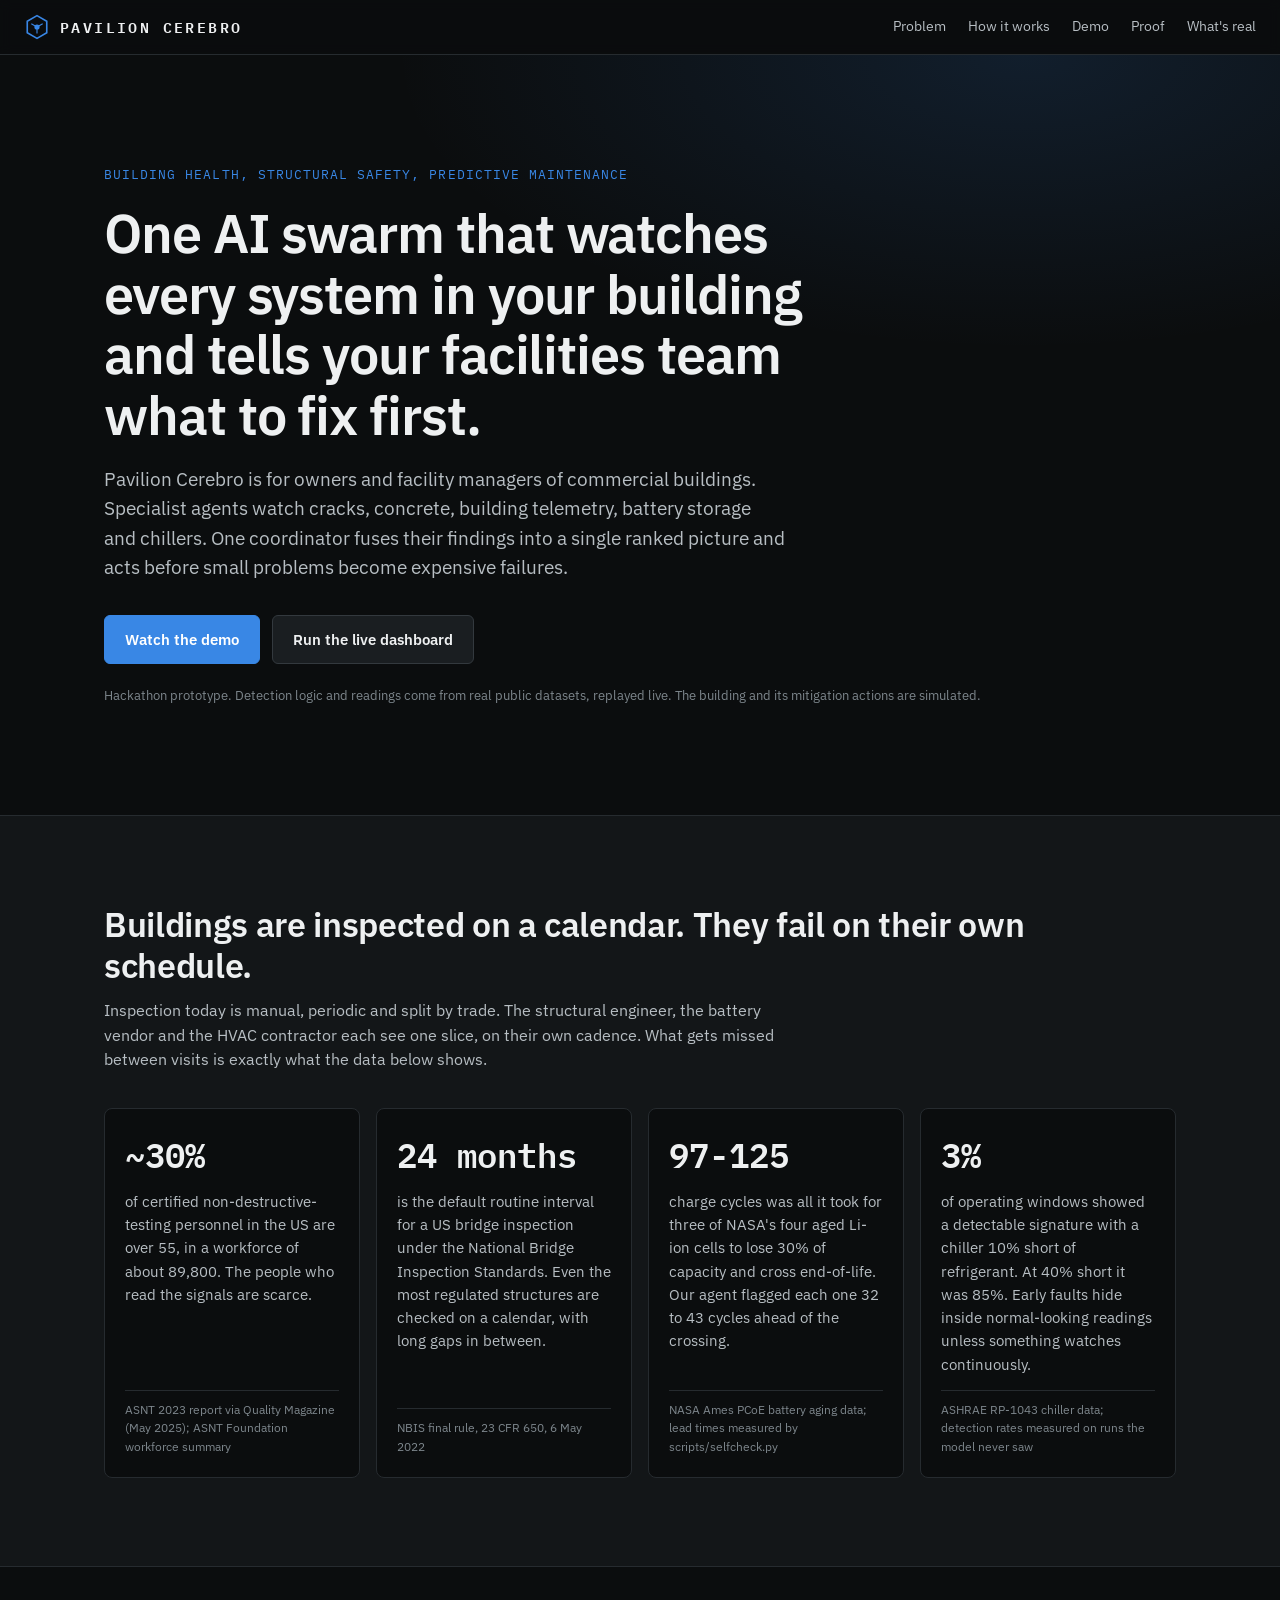
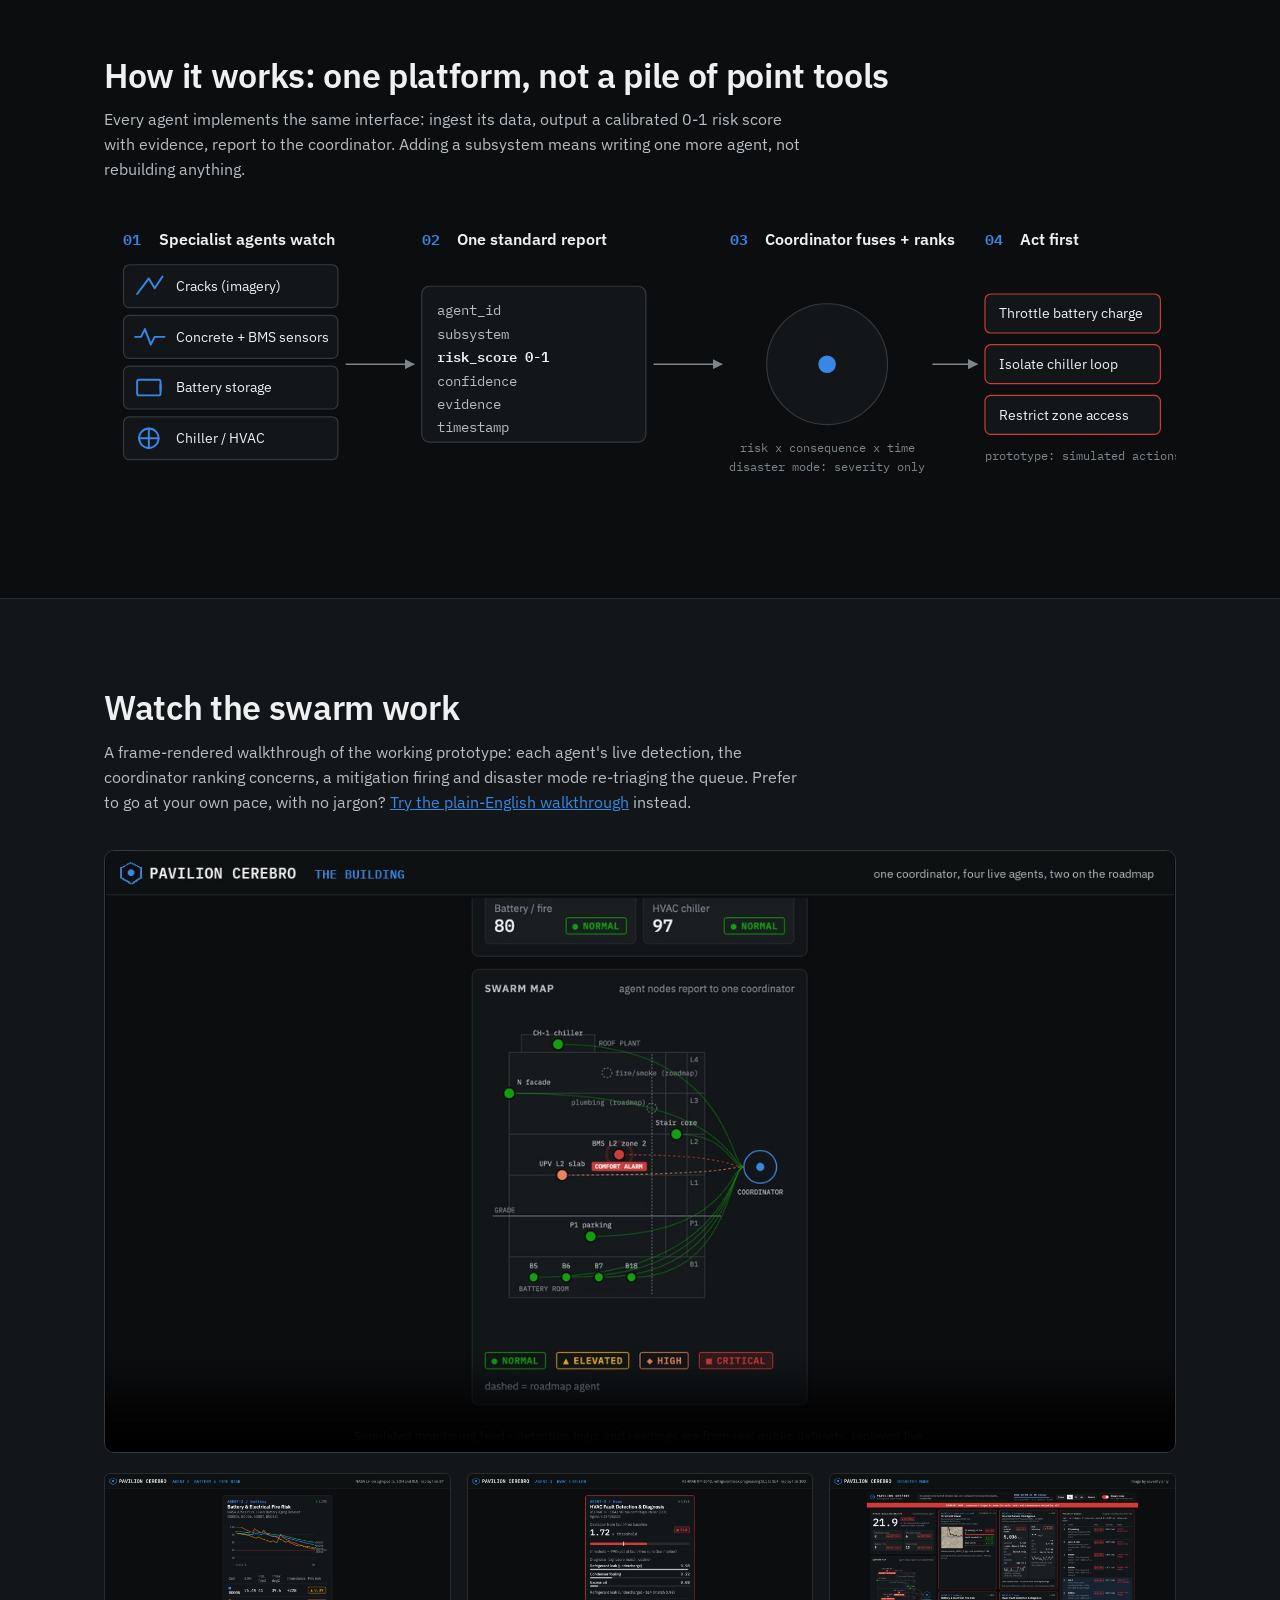
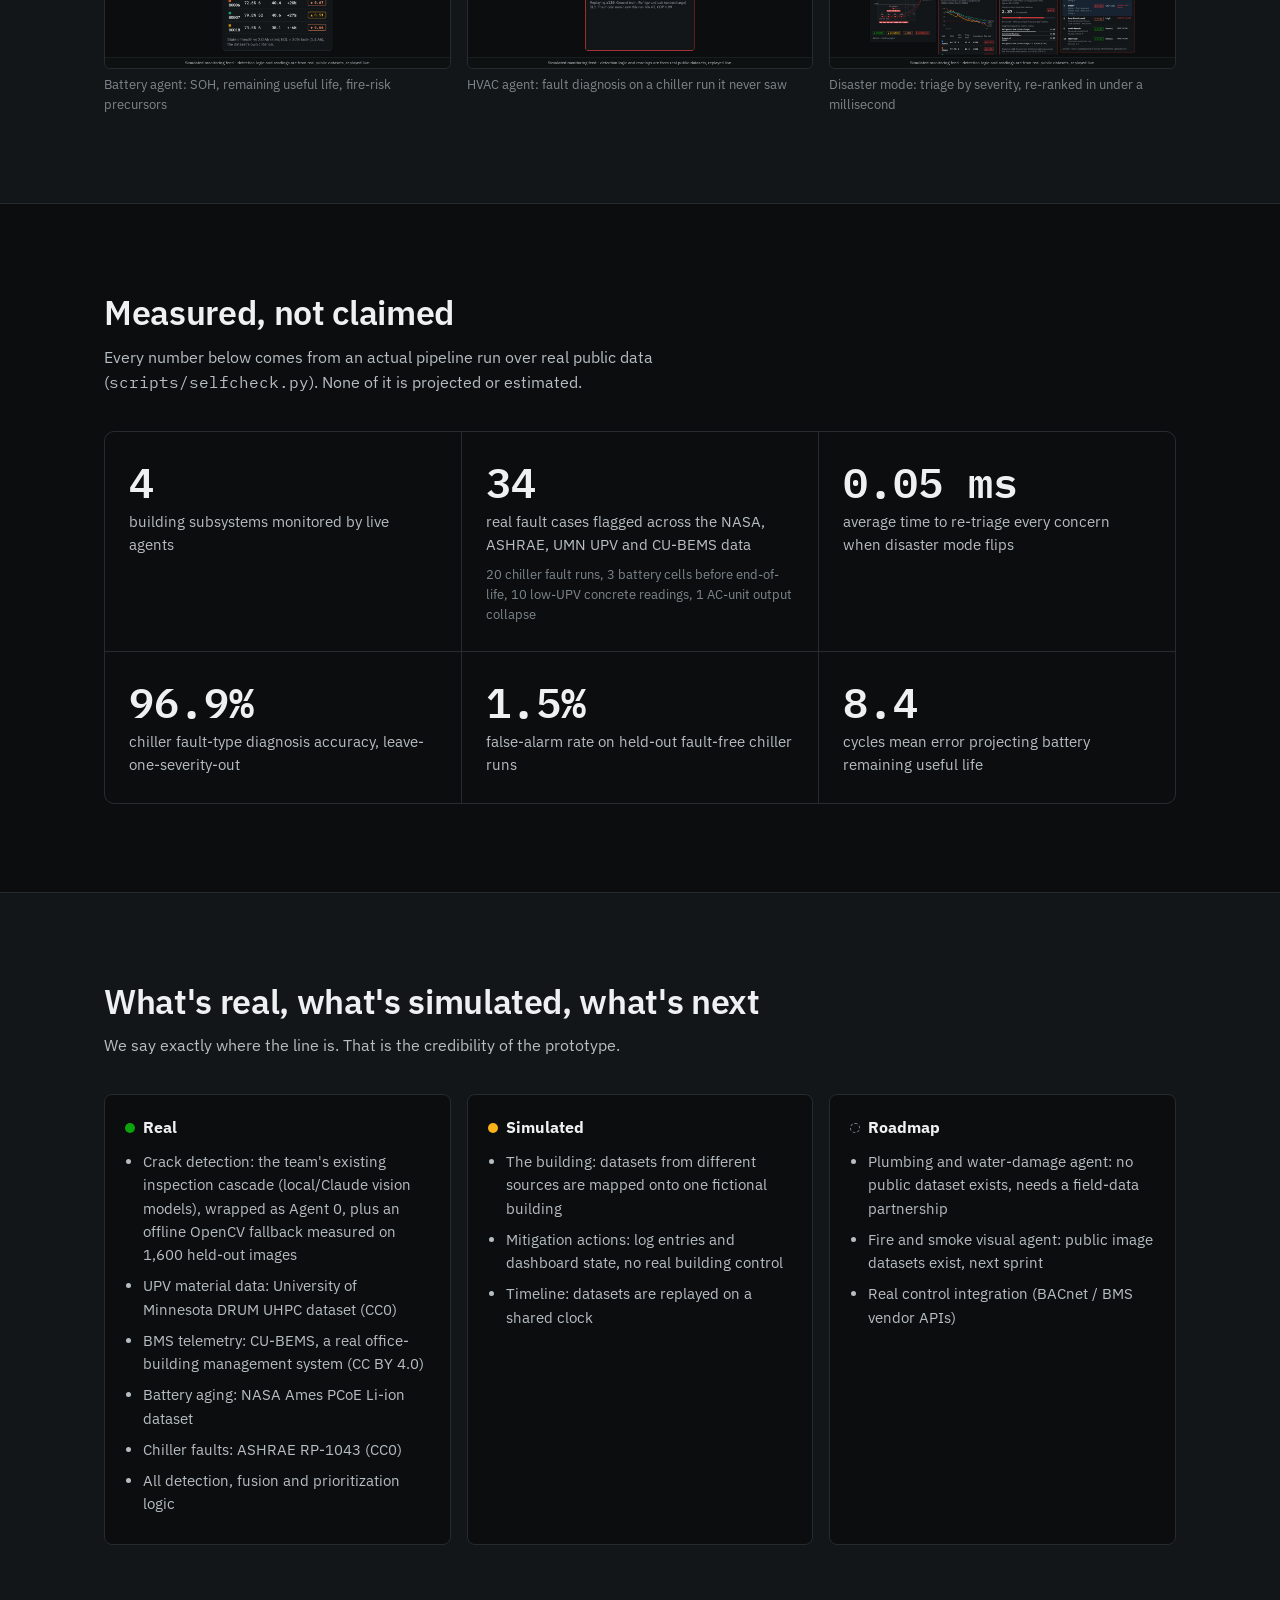
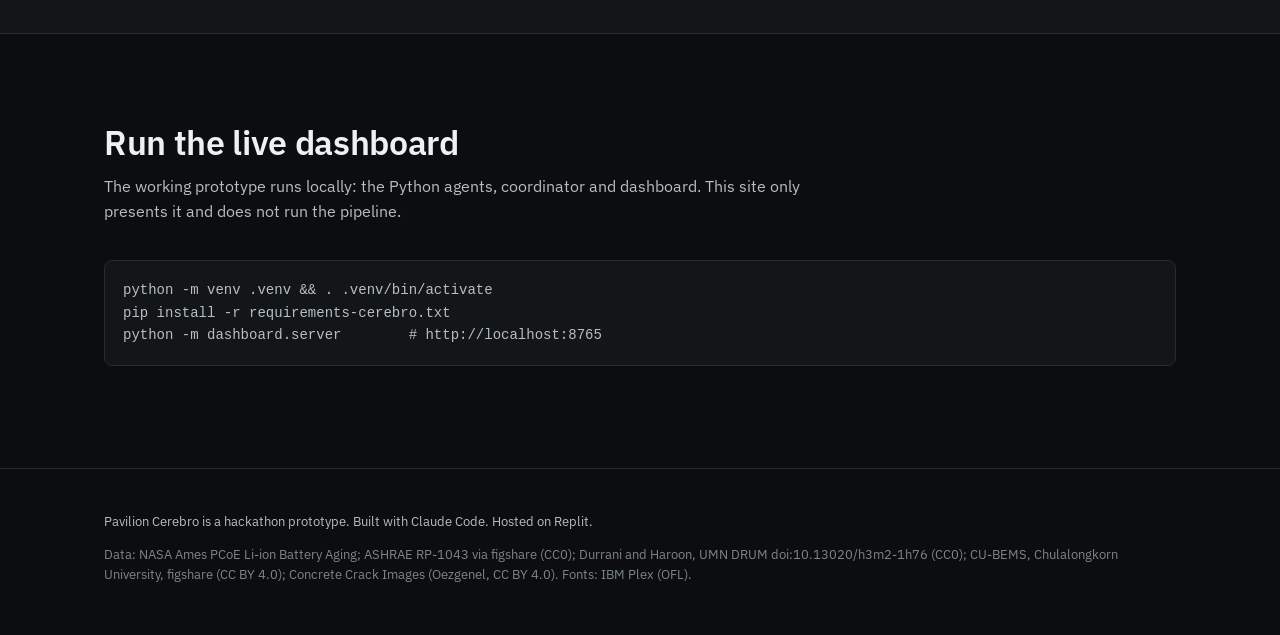
<file: site/index.html>
<!doctype html>
<html lang="en">
<head>
<meta charset="utf-8">
<meta name="viewport" content="width=device-width, initial-scale=1">
<title>Pavilion Cerebro</title>
<meta name="description" content="Pavilion Cerebro is a coordinated swarm of specialist AI agents that watches every building subsystem and tells facilities teams what to fix first.">
<link rel="preconnect" href="https://fonts.googleapis.com">
<link rel="preconnect" href="https://fonts.gstatic.com" crossorigin>
<link href="https://fonts.googleapis.com/css2?family=IBM+Plex+Mono:wght@400;500;600&family=IBM+Plex+Sans:wght@400;500;600;700&display=swap" rel="stylesheet">
<link rel="stylesheet" href="style.css">
<link rel="icon" href="assets/favicon.svg" type="image/svg+xml">
</head>
<body>
<nav class="nav">
  <a class="brand" href="#top" aria-label="Pavilion Cerebro home">
    <svg viewBox="0 0 32 32" aria-hidden="true"><path d="M16 2 28 9v14L16 30 4 23V9z" fill="none" stroke="currentColor" stroke-width="2"/><circle cx="16" cy="16" r="3.2" fill="currentColor"/><path d="M16 16 9 12M16 16l7-4M16 16v8" stroke="currentColor" stroke-width="1.4"/></svg>
    <span>PAVILION CEREBRO</span>
  </a>
  <div class="links"><a href="#problem">Problem</a><a href="#how">How it works</a><a href="#demo">Demo</a><a href="#proof">Proof</a><a href="#real">What's real</a></div>
</nav>

<header class="hero" id="top">
  <div class="wrap">
    <p class="eyebrow mono">Building health, structural safety, predictive maintenance</p>
    <h1>One AI swarm that watches every system in your building and tells your facilities team what to fix first.</h1>
    <p class="lede">Pavilion Cerebro is for owners and facility managers of commercial buildings. Specialist agents watch cracks, concrete, building telemetry, battery storage and chillers. One coordinator fuses their findings into a single ranked picture and acts before small problems become expensive failures.</p>
    <div class="ctas">
      <a class="btn primary" href="#demo">Watch the demo</a>
      <a class="btn" id="dashLink" href="#run">Run the live dashboard</a>
    </div>
    <p class="note small">Hackathon prototype. Detection logic and readings come from real public datasets, replayed live. The building and its mitigation actions are simulated.</p>
  </div>
</header>

<section id="problem" class="band">
  <div class="wrap">
    <h2>Buildings are inspected on a calendar. They fail on their own schedule.</h2>
    <p class="section-lede">Inspection today is manual, periodic and split by trade. The structural engineer, the battery vendor and the HVAC contractor each see one slice, on their own cadence. What gets missed between visits is exactly what the data below shows.</p>
    <div class="facts">
      <article class="fact">
        <div class="num mono">~30%</div>
        <p>of certified non-destructive-testing personnel in the US are over 55, in a workforce of about 89,800. The people who read the signals are scarce.</p>
        <cite>ASNT 2023 report via Quality Magazine (May 2025); ASNT Foundation workforce summary</cite>
      </article>
      <article class="fact">
        <div class="num mono">24 months</div>
        <p>is the default routine interval for a US bridge inspection under the National Bridge Inspection Standards. Even the most regulated structures are checked on a calendar, with long gaps in between.</p>
        <cite>NBIS final rule, 23 CFR 650, 6 May 2022</cite>
      </article>
      <article class="fact">
        <div class="num mono">97-125</div>
        <p>charge cycles was all it took for three of NASA's four aged Li-ion cells to lose 30% of capacity and cross end-of-life. Our agent flagged each one 32 to 43 cycles ahead of the crossing.</p>
        <cite>NASA Ames PCoE battery aging data; lead times measured by scripts/selfcheck.py</cite>
      </article>
      <article class="fact">
        <div class="num mono">3%</div>
        <p>of operating windows showed a detectable signature with a chiller 10% short of refrigerant. At 40% short it was 85%. Early faults hide inside normal-looking readings unless something watches continuously.</p>
        <cite>ASHRAE RP-1043 chiller data; detection rates measured on runs the model never saw</cite>
      </article>
    </div>
  </div>
</section>

<section id="how">
  <div class="wrap">
    <h2>How it works: one platform, not a pile of point tools</h2>
    <p class="section-lede">Every agent implements the same interface: ingest its data, output a calibrated 0-1 risk score with evidence, report to the coordinator. Adding a subsystem means writing one more agent, not rebuilding anything.</p>
    <svg class="flow" viewBox="0 0 1100 300" role="img" aria-labelledby="flowTitle flowDesc">
      <title id="flowTitle">Pavilion Cerebro data flow</title>
      <desc id="flowDesc">Four agents send standard reports to a coordinator, which ranks concerns and triggers mitigation.</desc>
      <defs>
        <marker id="arrow" viewBox="0 0 10 10" refX="9" refY="5" markerWidth="7" markerHeight="7" orient="auto-start-reverse"><path d="M0 0 10 5 0 10z" fill="#7d868c"/></marker>
      </defs>
      <!-- step 1 -->
      <g class="step">
        <text x="20" y="28" class="stepnum">01</text><text x="56" y="28" class="steph">Specialist agents watch</text>
        <g transform="translate(20 48)">
          <rect width="220" height="44" rx="6" class="box"/><path d="M14 30 L26 14 L32 24 L40 12" class="ico"/><text x="54" y="27">Cracks (imagery)</text>
        </g>
        <g transform="translate(20 100)">
          <rect width="220" height="44" rx="6" class="box"/><path d="M12 22 h6 l4-8 l6 16 l4-8 h10" class="ico"/><text x="54" y="27">Concrete + BMS sensors</text>
        </g>
        <g transform="translate(20 152)">
          <rect width="220" height="44" rx="6" class="box"/><rect x="14" y="14" width="24" height="16" rx="2" class="ico"/><path d="M38 19 v6" class="ico"/><text x="54" y="27">Battery storage</text>
        </g>
        <g transform="translate(20 204)">
          <rect width="220" height="44" rx="6" class="box"/><circle cx="26" cy="22" r="10" class="ico"/><path d="M26 12 v20 M16 22 h20" class="ico"/><text x="54" y="27">Chiller / HVAC</text>
        </g>
      </g>
      <path d="M248 150 H318" class="arr" marker-end="url(#arrow)"/>
      <!-- step 2 -->
      <g class="step" transform="translate(326 0)">
        <text x="0" y="28" class="stepnum">02</text><text x="36" y="28" class="steph">One standard report</text>
        <rect y="70" width="230" height="160" rx="8" class="box"/>
        <text x="16" y="100" class="code">agent_id</text><text x="16" y="124" class="code">subsystem</text><text x="16" y="148" class="code hl">risk_score  0-1</text>
        <text x="16" y="172" class="code">confidence</text><text x="16" y="196" class="code">evidence</text><text x="16" y="220" class="code">timestamp</text>
      </g>
      <path d="M564 150 H634" class="arr" marker-end="url(#arrow)"/>
      <!-- step 3 -->
      <g class="step" transform="translate(642 0)">
        <text x="0" y="28" class="stepnum">03</text><text x="36" y="28" class="steph">Coordinator fuses + ranks</text>
        <circle cx="100" cy="150" r="62" class="box"/><circle cx="100" cy="150" r="9" class="hub"/>
        <text x="100" y="240" text-anchor="middle" class="small-t">risk x consequence x time</text>
        <text x="100" y="260" text-anchor="middle" class="small-t">disaster mode: severity only</text>
      </g>
      <path d="M850 150 H896" class="arr" marker-end="url(#arrow)"/>
      <!-- step 4 -->
      <g class="step" transform="translate(904 0)">
        <text x="0" y="28" class="stepnum">04</text><text x="36" y="28" class="steph">Act first</text>
        <rect y="78" width="180" height="40" rx="6" class="box act"/><text x="14" y="103">Throttle battery charge</text>
        <rect y="130" width="180" height="40" rx="6" class="box act"/><text x="14" y="155">Isolate chiller loop</text>
        <rect y="182" width="180" height="40" rx="6" class="box act"/><text x="14" y="207">Restrict zone access</text>
        <text x="0" y="248" class="small-t">prototype: simulated actions</text>
      </g>
    </svg>
  </div>
</section>

<section id="demo" class="band">
  <div class="wrap">
    <h2>Watch the swarm work</h2>
    <p class="section-lede">A frame-rendered walkthrough of the working prototype: each agent's live detection, the coordinator ranking concerns, a mitigation firing and disaster mode re-triaging the queue. Prefer to go at your own pace, with no jargon? <a href="walkthrough/">Try the plain-English walkthrough</a> instead.</p>
    <div class="video">
      <video controls preload="metadata" poster="assets/poster.jpg" playsinline>
        <source src="assets/pavilion_cerebro_demo.mp4" type="video/mp4">
        Your browser cannot play this video. <a href="assets/pavilion_cerebro_demo.mp4">Download it</a>.
      </video>
    </div>
    <div class="stills">
      <figure><img src="assets/still_battery.jpg" alt="Battery agent: state of health curves for four NASA cells crossing the end-of-life line" loading="lazy"><figcaption>Battery agent: SOH, remaining useful life, fire-risk precursors</figcaption></figure>
      <figure><img src="assets/still_hvac.jpg" alt="HVAC agent diagnosing a refrigerant leak from chiller sensor residuals" loading="lazy"><figcaption>HVAC agent: fault diagnosis on a chiller run it never saw</figcaption></figure>
      <figure><img src="assets/still_disaster.jpg" alt="Priority queue re-ranked after disaster mode is switched on" loading="lazy"><figcaption>Disaster mode: triage by severity, re-ranked in under a millisecond</figcaption></figure>
    </div>
  </div>
</section>

<section id="proof">
  <div class="wrap">
    <h2>Measured, not claimed</h2>
    <p class="section-lede">Every number below comes from an actual pipeline run over real public data (<span class="mono">scripts/selfcheck.py</span>). None of it is projected or estimated.</p>
    <div class="metrics" id="metrics">
      <div class="metric"><div class="v mono" data-m="subsystems">4</div><div class="l">building subsystems monitored by live agents</div></div>
      <div class="metric"><div class="v mono" data-m="faults">--</div><div class="l">real fault cases flagged across the NASA, ASHRAE, UMN UPV and CU-BEMS data</div><div class="d small" data-m="faults_detail"></div></div>
      <div class="metric"><div class="v mono" data-m="rerank">--</div><div class="l">average time to re-triage every concern when disaster mode flips</div></div>
      <div class="metric"><div class="v mono" data-m="diag">--</div><div class="l">chiller fault-type diagnosis accuracy, leave-one-severity-out</div></div>
      <div class="metric"><div class="v mono" data-m="fa">--</div><div class="l">false-alarm rate on held-out fault-free chiller runs</div></div>
      <div class="metric"><div class="v mono" data-m="rul">--</div><div class="l">cycles mean error projecting battery remaining useful life</div></div>
    </div>
  </div>
</section>

<section id="real" class="band">
  <div class="wrap">
    <h2>What's real, what's simulated, what's next</h2>
    <p class="section-lede">We say exactly where the line is. That is the credibility of the prototype.</p>
    <div class="cols3">
      <div class="col real"><h3><span class="dot"></span>Real</h3><ul>
        <li>Crack detection: the team's existing inspection cascade (local/Claude vision models), wrapped as Agent 0, plus an offline OpenCV fallback measured on 1,600 held-out images</li>
        <li>UPV material data: University of Minnesota DRUM UHPC dataset (CC0)</li>
        <li>BMS telemetry: CU-BEMS, a real office-building management system (CC BY 4.0)</li>
        <li>Battery aging: NASA Ames PCoE Li-ion dataset</li>
        <li>Chiller faults: ASHRAE RP-1043 (CC0)</li>
        <li>All detection, fusion and prioritization logic</li>
      </ul></div>
      <div class="col sim"><h3><span class="dot"></span>Simulated</h3><ul>
        <li>The building: datasets from different sources are mapped onto one fictional building</li>
        <li>Mitigation actions: log entries and dashboard state, no real building control</li>
        <li>Timeline: datasets are replayed on a shared clock</li>
      </ul></div>
      <div class="col next"><h3><span class="dot"></span>Roadmap</h3><ul>
        <li>Plumbing and water-damage agent: no public dataset exists, needs a field-data partnership</li>
        <li>Fire and smoke visual agent: public image datasets exist, next sprint</li>
        <li>Real control integration (BACnet / BMS vendor APIs)</li>
      </ul></div>
    </div>
  </div>
</section>

<section id="run">
  <div class="wrap">
    <h2>Run the live dashboard</h2>
    <p class="section-lede">The working prototype runs locally: the Python agents, coordinator and dashboard. This site only presents it and does not run the pipeline.</p>
    <pre class="mono"><code>python -m venv .venv && . .venv/bin/activate
pip install -r requirements-cerebro.txt
python -m dashboard.server        # http://localhost:8765</code></pre>
  </div>
</section>

<footer class="foot">
  <div class="wrap small">
    <p>Pavilion Cerebro is a hackathon prototype. Built with Claude Code. Hosted on Replit.</p>
    <p class="muted">Data: NASA Ames PCoE Li-ion Battery Aging; ASHRAE RP-1043 via figshare (CC0); Durrani and Haroon, UMN DRUM doi:10.13020/h3m2-1h76 (CC0); CU-BEMS, Chulalongkorn University, figshare (CC BY 4.0); Concrete Crack Images (Oezgenel, CC BY 4.0). Fonts: IBM Plex (OFL).</p>
  </div>
</footer>
<script src="assets/metrics.js"></script>
<script src="main.js"></script>
</body>
</html>
</file>
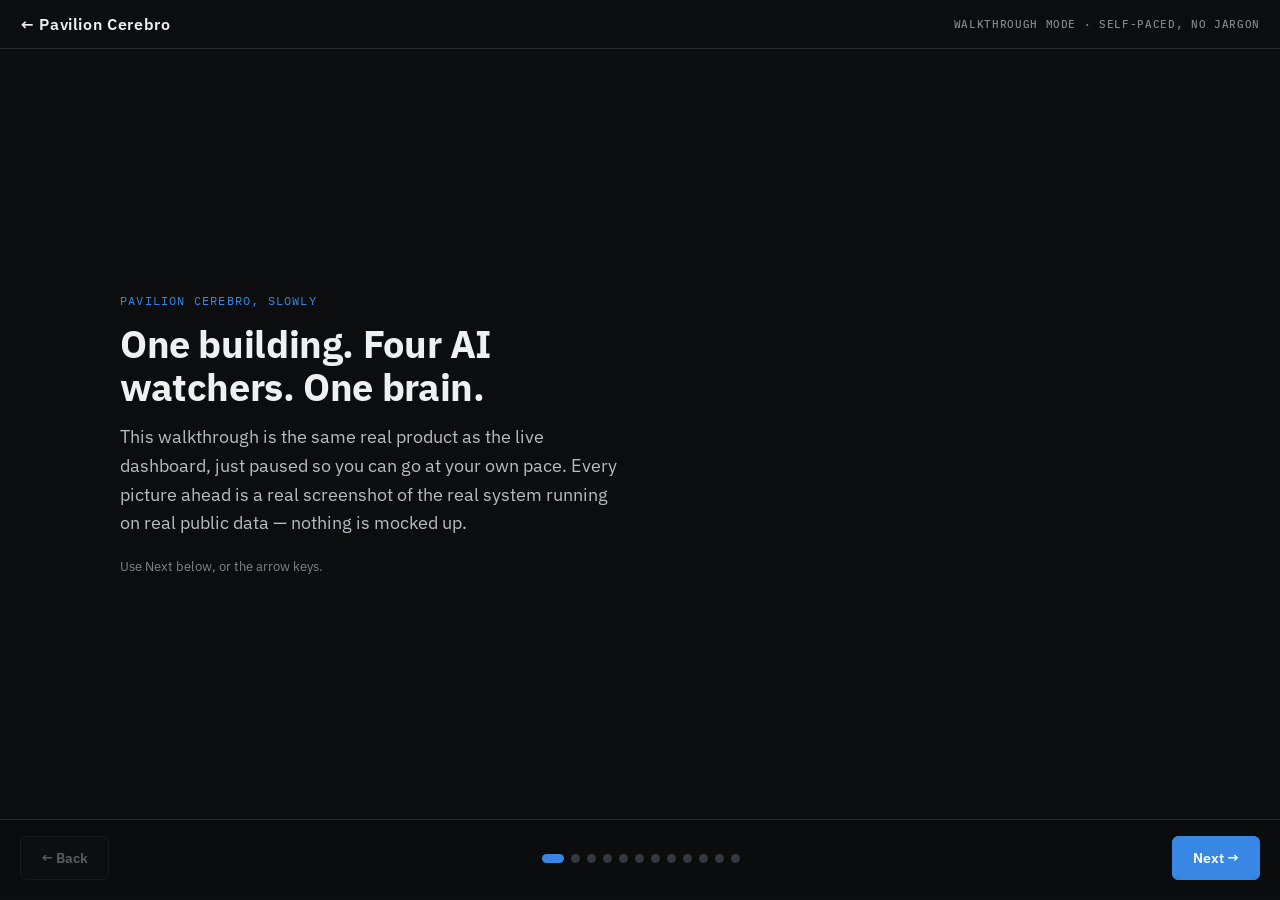
<file: site/walkthrough/index.html>
<!doctype html>
<html lang="en">
<head>
<meta charset="utf-8">
<meta name="viewport" content="width=device-width, initial-scale=1">
<title>Pavilion Cerebro — walkthrough</title>
<meta name="description" content="A slow, one-idea-at-a-time walkthrough of Pavilion Cerebro, for anyone who isn't an engineer. Real screenshots of the real product, paused, explained one at a time.">
<link rel="preconnect" href="https://fonts.googleapis.com">
<link rel="preconnect" href="https://fonts.gstatic.com" crossorigin>
<link href="https://fonts.googleapis.com/css2?family=IBM+Plex+Mono:wght@400;500;600&family=IBM+Plex+Sans:wght@400;500;600;700&display=swap" rel="stylesheet">
<link rel="stylesheet" href="style.css">
<link rel="icon" href="../assets/favicon.svg" type="image/svg+xml">
</head>
<body>
<header class="bar">
  <a class="brand" href="../index.html">&larr; Pavilion Cerebro</a>
  <span class="tag">Walkthrough mode &middot; self-paced, no jargon</span>
</header>

<main class="stage" id="stage">
  <div class="slide" id="slide">
    <div class="imgwrap"><img id="shot" alt=""></div>
    <div class="text">
      <p class="eyebrow mono" id="kicker"></p>
      <h1 id="headline"></h1>
      <p class="body" id="body"></p>
      <p class="foot small" id="foot"></p>
    </div>
  </div>
</main>

<nav class="ctrl">
  <button id="prev" class="btn" aria-label="Previous">&larr; Back</button>
  <div class="dots" id="dots"></div>
  <button id="next" class="btn primary" aria-label="Next">Next &rarr;</button>
</nav>

<script src="app.js"></script>
</body>
</html>
</file>
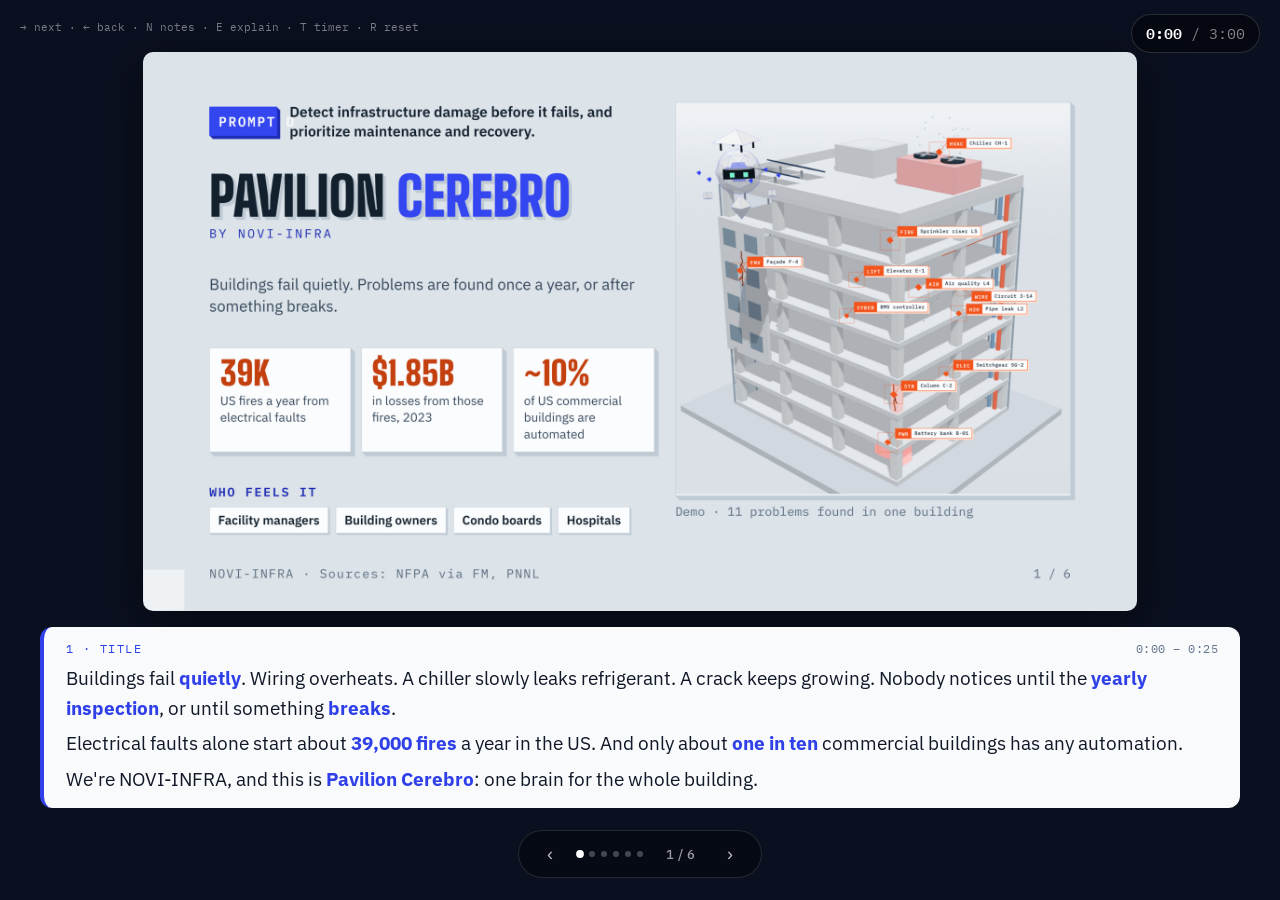
<file: pitch/novi_pitch.html>
<!DOCTYPE html>
<html lang="en">
<head>
<meta charset="UTF-8" />
<meta name="viewport" content="width=device-width, initial-scale=1.0" />
<title>Pavilion Cerebro — Pitch · Origin Weekend</title>
<link rel="preconnect" href="https://fonts.googleapis.com" />
<link rel="preconnect" href="https://fonts.gstatic.com" crossorigin />
<link href="https://fonts.googleapis.com/css2?family=IBM+Plex+Mono:wght@400;600&family=IBM+Plex+Sans:wght@300;400;600;700&display=swap" rel="stylesheet" />
<style>
  /* ─── RESET & BASE ─────────────────────────────────────────────── */
  *, *::before, *::after { box-sizing: border-box; margin: 0; padding: 0; }
  :root {
    --blue:    #3040E8;
    --ink:     #111827;
    --green:   #0F8A5F;
    --amber:   #B45309;
    --muted:   #64748B;
    --ff-body: 'IBM Plex Sans', system-ui, sans-serif;
    --ff-mono: 'IBM Plex Mono', ui-monospace, monospace;
  }
  html, body {
    width: 100%; height: 100%; overflow: hidden;
    background: #0B1020; font-family: var(--ff-body);
  }

  /* ─── DECK ─────────────────────────────────────────────────────── */
  #deck { width: 100vw; height: 100vh; position: relative; overflow: hidden; }
  .slide {
    position: absolute; inset: 0;
    display: flex; flex-direction: column; align-items: center; justify-content: center;
    gap: 16px; padding: 52px 40px 92px;
    opacity: 0; pointer-events: none; transform: translateY(20px);
    transition: opacity 0.5s cubic-bezier(0.4, 0, 0.2, 1), transform 0.5s cubic-bezier(0.4, 0, 0.2, 1);
  }
  .slide.active { opacity: 1; pointer-events: all; transform: translateY(0); }
  .slide.exit   { opacity: 0; transform: translateY(-20px); }

  .slide img {
    max-width: 100%; min-height: 0; flex: 1 1 auto; object-fit: contain;
    border-radius: 10px; box-shadow: 0 12px 48px rgba(0,0,0,0.5);
  }

  /* ─── NOTES (script + explainer) ───────────────────────────────── */
  .notes {
    flex: 0 0 auto; width: 100%; max-width: 1240px; max-height: 38vh;
    display: flex; gap: 14px;
  }
  body.notes-off .notes { display: none; }
  .panel {
    flex: 1 1 0; overflow-y: auto; border-radius: 12px; padding: 14px 22px;
    background: #F8FAFC; border-left: 4px solid var(--blue);
  }
  .panel.explain { display: none; background: #F0FDF4; border-left-color: var(--green); }
  body.explain-on .panel.explain { display: block; }
  .panel-head {
    display: flex; align-items: center; gap: 12px; margin-bottom: 8px;
    font-family: var(--ff-mono); font-size: 12px; letter-spacing: 0.12em; text-transform: uppercase;
    color: var(--blue);
  }
  .explain .panel-head { color: var(--green); }
  .panel-head .window { margin-left: auto; color: var(--muted); letter-spacing: 0.04em; }
  .script p { font-size: 19px; line-height: 1.55; color: var(--ink); }
  body.explain-on .script p { font-size: 16px; }
  .script p + p { margin-top: 6px; }
  .script b { color: var(--blue); font-weight: 700; }
  .script .pause { font-family: var(--ff-mono); font-size: 13px; color: var(--amber); }
  .explain ul { list-style: none; }
  .explain li { font-size: 14.5px; line-height: 1.5; color: var(--ink); padding-left: 14px; position: relative; }
  .explain li + li { margin-top: 6px; }
  .explain li::before { content: '•'; position: absolute; left: 0; color: var(--green); }
  .explain b { font-weight: 700; }
  .explain li.warn { color: var(--amber); }
  .explain li.warn::before { content: '!'; color: var(--amber); font-weight: 700; }

  /* ─── TIMER & HELP ─────────────────────────────────────────────── */
  #timer {
    position: fixed; top: 14px; right: 20px; z-index: 100;
    font-family: var(--ff-mono); font-size: 15px; font-weight: 600;
    color: #fff; background: rgba(0,0,0,0.45); backdrop-filter: blur(10px);
    border: 1px solid rgba(255,255,255,0.15); border-radius: 20px; padding: 6px 14px;
  }
  #timer .target { color: rgba(255,255,255,0.5); font-weight: 400; }
  #timer.warn { color: #FCD34D; border-color: rgba(252,211,77,0.5); }
  #timer.over { color: #FCA5A5; border-color: rgba(252,165,165,0.6); }
  #help {
    position: fixed; top: 20px; left: 20px; z-index: 100;
    font-family: var(--ff-mono); font-size: 11px; color: rgba(255,255,255,0.45);
  }

  /* ─── NAV ──────────────────────────────────────────────────────── */
  #nav {
    position: fixed; bottom: 22px; left: 50%; transform: translateX(-50%);
    display: flex; align-items: center; gap: 16px; z-index: 100;
    background: rgba(0,0,0,0.35); backdrop-filter: blur(12px);
    border: 1px solid rgba(255,255,255,0.12); border-radius: 40px; padding: 10px 20px;
  }
  #nav button {
    background: none; border: none; cursor: pointer; color: rgba(255,255,255,0.75);
    font-size: 18px; line-height: 1; padding: 4px 8px; border-radius: 8px;
    transition: color 0.2s, background 0.2s;
  }
  #nav button:hover { color: #fff; background: rgba(255,255,255,0.1); }
  #counter {
    font-size: 13px; font-weight: 500; color: rgba(255,255,255,0.6);
    letter-spacing: 0.04em; min-width: 44px; text-align: center;
  }
  .dot-row { display: flex; gap: 6px; align-items: center; }
  .dot {
    width: 6px; height: 6px; border-radius: 50%; cursor: pointer;
    background: rgba(255,255,255,0.25); transition: background 0.3s, transform 0.3s;
  }
  .dot.on { background: #fff; transform: scale(1.3); }
</style>
</head>
<body>
<div id="deck"></div>

<div id="help">→ next · ← back · N notes · E explain · T timer · R reset</div>
<div id="timer">0:00 <span class="target">/ 3:00</span></div>

<!-- ─── NAVIGATION ────────────────────────────────────────────────── -->
<div id="nav">
  <button id="prev" title="Previous (←)">‹</button>
  <div class="dot-row" id="dots"></div>
  <span id="counter">1 / 6</span>
  <button id="next" title="Next (→)">›</button>
</div>

<script>
  // One entry per PDF page. Keep in sync with novi_script.md.
  // say: spoken lines (**word** = stress, [pause] = one beat).
  // explain: plain-language notes for the business presenter; lines starting "!" are cautions.
  const SLIDES = [
    { title: 'Title', window: '0:00 – 0:25',
      say: [
        'Buildings fail **quietly**. Wiring overheats. A chiller slowly leaks refrigerant. A crack keeps growing. Nobody notices until the **yearly inspection**, or until something **breaks**.',
        'Electrical faults alone start about **39,000 fires** a year in the US. And only about **one in ten** commercial buildings has any automation.',
        "We're NOVI-INFRA, and this is **Pavilion Cerebro**: one brain for the whole building.",
      ],
      explain: [
        '**Cerebro** is software. Building data (photos, meters, the control system) goes to small AI specialists called **agents**. They report to one **coordinator**, the "brain", which ranks every problem and triggers a response.',
        '**Chiller**: the big machine that makes cold water for the building\'s air conditioning.',
        '**"Automated"** means the building has a **BMS** (building management system), the computer that runs heating, cooling and lights. About 90% don\'t have one (PNNL).',
        '**Picture tags**: STR structure · ENV facade · ELEC switchgear · WIRE circuits · HVAC heating and cooling · H2O pipes · FIRE sprinklers · LIFT elevators · AIR air quality · PWR batteries · CYB control-system security.',
        '! The 39K fires and $1.85B still need a traceable source. USFA\'s 2023 figure is 23,700 residential electrical fires and over $1.5B in damage.',
      ]},
    { title: 'What we heard and found', window: '0:25 – 0:55',
      say: [
        'We talked to **eleven** practitioners, engineers and architects. We heard three things.',
        'Buildings get checked **once a year**, and problems grow in between. Every system has its **own tool**, so nobody sees the whole building. And the rules now want **proof**: the NFPA 70B electrical-maintenance standard, and Florida\'s milestone inspection law.',
        'Smart buildings are a **121-billion-dollar** market growing 9% a year, yet each big player watches only its own slice.',
      ],
      explain: [
        '**NFPA 70B**: the US standard for maintaining electrical equipment. Since the 2023 edition it is mandatory, so buildings need a documented maintenance program they can show to inspectors and insurers.',
        '**Florida milestone law**: passed after the 2021 Surfside condo collapse. Older condo buildings of 3+ storeys need structural inspections, repeated every 10 years.',
        '**TAM, $121.6B**: the global smart-building market (MarketsandMarkets 2026, +9%/yr to 2032). **SAM, $7.1B/yr**: about 5.9M US commercial buildings × about 10% automated × $12k/yr. **SOM, $36M**: about 3,000 buildings × $12k.',
        '**Competitors**: JCI, Siemens and Honeywell sell control systems tied to their own equipment. BrainBox AI (now Trane) does HVAC energy AI. Eaton does electrical gear. Ting is a home fire-risk plug. None sees the whole building.',
        '! Only quote a customer if the quote is real. The slide still has a placeholder.',
      ]},
    { title: 'Agents sense, one brain acts', window: '0:55 – 1:40',
      say: [
        'So this weekend we built it. **Agents sense. One brain acts.** Each agent is a specialist for one system.',
        "Agent zero spots **cracks** in photos. Agent one checks **concrete health** and the building's control data. Agent two watches **batteries** wear out, and it warned about failing cells more than **30 charge cycles** early. Agent three catches **chiller** faults, and it names the right fault **97%** of the time.",
        "They report to **one brain**, which ranks every problem by **risk, severity and urgency**. When something turns critical, it acts: slow a battery's charging, switch to a backup chiller, page the team.",
        'The data is **real**, replayed live. The building and the actions are **simulated**.',
      ],
      explain: [
        '**Agent**: a small program that watches one data source and outputs a **risk score from 0 to 1**, with its evidence.',
        '**A0 cracks**: classic image processing, 92.9% accurate on 1,600 test photos. Those are lab concrete, not real walls yet.',
        '**A1 concrete + BMS**: **UPV** sends a sound pulse through concrete, and slower means weaker (like knocking on a melon). It caught 10 of 10 weak readings, and it found a real AC failure in a Bangkok office\'s 2018 data.',
        '**A2 batteries**: NASA data from batteries worn out in a lab. It flagged 3 of 3 failing cells 32–43 cycles early. They never caught fire, so it spots **warning signs, not fires**.',
        '**A3 chiller**: ASHRAE (the heating and cooling engineers\' society) test data with injected faults. 1.5% false alarms, 96.9% right fault, and it caught 20 of 28 faulty runs. It misses the mildest leaks.',
        '**Ranking** = risk (how likely) × consequence (how bad; the weights are our assumptions) × time (open problems escalate).',
        '! The actions are dashboard log entries only. No real building is connected yet.',
      ]},
    { title: 'One brain for the whole building', window: '1:40 – 2:05',
      say: [
        'Why does this matter? Today, building-control software sees heating, cooling and power. Drones see the facade. Electrical tools see the wiring. The yearly inspection sees everything, but only **once a year**.',
        'Cerebro gives one **ranked to-do list**, catches problems **early**, and keeps an **audit-ready** record. Every new system is just **one more agent**.',
      ],
      explain: [
        '**Grid**: rows are tool types and columns are building systems. Solid = watches all the time, half = partly or once a year, empty = blind.',
        '**The Cerebro row** is where the platform is going, not what is built today. Today there are 4 agents: cracks, concrete, batteries and the chiller.',
        'If asked: "Every extra system is one more agent plugged into the same brain. We don\'t have to rebuild anything."',
        '**Audit-ready**: every alert and action is saved with its time and evidence. That is the proof NFPA 70B and insurers ask for.',
        '! Don\'t say "tamper-proof", and don\'t say it watches all 11 systems today.',
      ]},
    { title: 'Business model', window: '2:05 – 2:30',
      say: [
        'Our hypothesis is a subscription at about **a thousand dollars per building per month**, a price we still need to test. A hundred buildings means **1.2 million dollars** a year in recurring revenue.',
        'Owners, REITs and facility-management firms pay for **fewer emergency repairs** and **one team covering more buildings**. We reach our first hundred through **five pilot partners**, then building-automation installers, Florida inspection firms and insurers.',
      ],
      explain: [
        '**ARR** (annual recurring revenue): $1,000 × 12 months × 100 buildings = $1.2M.',
        '**REIT**: a listed company that owns many buildings. **FM firm**: paid to run buildings for owners.',
        '**BMS integrators**: they install and service building controls, and they already have the data and the customer. We share revenue with them.',
        '**Florida inspection firms**: they do the required milestone inspections. Cerebro gives them data between visits. **Insurers**: fewer fire and water claims, so they may offer premium discounts.',
        '! The slide says "100 customers" but the price is per building. If asked, say "100 buildings".',
      ]},
    { title: "What we'd validate next", window: '2:30 – 2:50',
      say: [
        'Next is a **30-day pilot** on one real building, a price test with ten facility managers, and civil engineers checking our crack model.',
        'We know the open questions: data access, real-world accuracy and liability.',
        'This weekend we built the brain. [pause] Now we want to put it in a **real building**.',
        "We're NOVI-INFRA. **Thank you.**",
      ],
      explain: [
        '**Pilot**: connect to one real building for 30 days, then compare what Cerebro catches with what the facility team already knew.',
        '**Plumbing and fire agents** are next. Plumbing has no public dataset, so it needs a partner building\'s data.',
        '**Data access**: will owners share their data? **Accuracy**: measured on public test data only. **Liability**: who is responsible for a miss or a wrong action? **Sales cycles**: real estate buys slowly.',
        'Q: "Tested on a real building?" Not yet. That is the pilot. Q: "Does it predict fires?" No, it spots warning signs early. Q: "Setup time or cost?" Unknown, and the pilot will measure it. Don\'t guess.',
      ]},
  ];

  const LIMIT = 180; // seconds
  const esc = s => s.replace(/&/g, '&amp;').replace(/</g, '&lt;');
  const fmt = s => esc(s)
    .replace(/\*\*(.+?)\*\*/g, '<b>$1</b>')
    .replace(/\[pause\]/g, '<span class="pause">[pause]</span>');
  const li = s => s.startsWith('! ') ? `<li class="warn">${fmt(s.slice(2))}</li>` : `<li>${fmt(s)}</li>`;

  // Build slides
  const deck = document.getElementById('deck');
  SLIDES.forEach((s, i) => {
    const sec = document.createElement('section');
    sec.className = 'slide' + (i === 0 ? ' active' : '');
    sec.innerHTML =
      `<img src="slides/slide${i + 1}.png" alt="Slide ${i + 1}: ${esc(s.title)}" />` +
      `<div class="notes">` +
        `<div class="panel script"><div class="panel-head"><span>${i + 1} · ${esc(s.title)}</span>` +
        `<span class="window">${s.window}</span></div>${s.say.map(l => `<p>${fmt(l)}</p>`).join('')}</div>` +
        `<div class="panel explain"><div class="panel-head"><span>Explain it simply</span></div>` +
        `<ul>${s.explain.map(li).join('')}</ul></div>` +
      `</div>`;
    deck.appendChild(sec);
  });

  const slides = document.querySelectorAll('.slide');
  const total  = slides.length;
  let cur = 0;

  // Build dots
  const dotsEl = document.getElementById('dots');
  slides.forEach((_, i) => {
    const d = document.createElement('div');
    d.className = 'dot' + (i === 0 ? ' on' : '');
    d.addEventListener('click', e => { e.stopPropagation(); go(i); });
    dotsEl.appendChild(d);
  });
  document.getElementById('counter').textContent = `1 / ${total}`;

  // Stopwatch: starts on the first forward move or on T
  const timerEl = document.getElementById('timer');
  let started = null, elapsed = 0, tick = null;
  const secs = () => elapsed + (started ? (Date.now() - started) / 1000 : 0);
  function paint() {
    const t = Math.floor(secs());
    timerEl.innerHTML = `${Math.floor(t / 60)}:${String(t % 60).padStart(2, '0')} <span class="target">/ 3:00</span>`;
    timerEl.classList.toggle('warn', t >= LIMIT - 15 && t < LIMIT);
    timerEl.classList.toggle('over', t >= LIMIT);
  }
  function start() { if (!started) { started = Date.now(); tick = setInterval(paint, 250); } }
  function stop()  { if (started) { elapsed = secs(); started = null; clearInterval(tick); paint(); } }
  function reset() { stop(); elapsed = 0; paint(); }

  function go(n) {
    n = ((n % total) + total) % total;
    if (n === cur) return;
    if (n > cur) start();
    const prev = cur;
    slides[prev].classList.remove('active');
    slides[prev].classList.add('exit');
    setTimeout(() => slides[prev].classList.remove('exit'), 500);
    cur = n;
    slides[cur].classList.add('active');
    document.querySelectorAll('.dot').forEach((d, i) => d.classList.toggle('on', i === cur));
    document.getElementById('counter').textContent = `${cur + 1} / ${total}`;
  }

  document.getElementById('next').addEventListener('click', e => { e.stopPropagation(); go(cur + 1); });
  document.getElementById('prev').addEventListener('click', e => { e.stopPropagation(); go(cur - 1); });

  document.addEventListener('keydown', e => {
    if (e.key === 'ArrowRight' || e.key === 'ArrowDown' || e.key === ' ') { e.preventDefault(); go(cur + 1); }
    if (e.key === 'ArrowLeft'  || e.key === 'ArrowUp')  { e.preventDefault(); go(cur - 1); }
    if (e.key === 'n' || e.key === 'N') document.body.classList.toggle('notes-off');
    if (e.key === 'e' || e.key === 'E') document.body.classList.toggle('explain-on');
    if (e.key === 't' || e.key === 'T') (started ? stop : start)();
    if (e.key === 'r' || e.key === 'R') reset();
  });

  // Click the slide image to advance (clicks inside the notes don't advance)
  deck.addEventListener('click', e => {
    if (!e.target.closest('.notes')) go(cur + 1);
  });
</script>
</body>
</html>
</file>
<file: site/style.css>
/* Pavilion Cerebro marketing site: same identity as the dashboard (dark industrial, IBM Plex, status colors with labels) */
:root {
  color-scheme: dark;
  --bg: #0b0d0e;
  --surface: #131618;
  --surface-2: #1a1e21;
  --line: #262b2f;
  --line-2: #33393e;
  --ink: #eef0f1;
  --ink-2: #b7bec3;
  --muted: #7d868c;
  --accent: #3987e5;
  --good: #0ca30c;
  --warning: #fab219;
  --critical: #d03b3b;
  --sans: "IBM Plex Sans", system-ui, -apple-system, "Segoe UI", sans-serif;
  --mono: "IBM Plex Mono", ui-monospace, SFMono-Regular, Menlo, monospace;
}
* { box-sizing: border-box; }
html { scroll-behavior: smooth; }
body { margin: 0; background: var(--bg); color: var(--ink); font: 16px/1.55 var(--sans); }
a { color: var(--accent); }
.mono { font-family: var(--mono); }
.small { font-size: 13px; }
.muted { color: var(--muted); }
.wrap { max-width: 1120px; margin: 0 auto; padding: 0 24px; }
section { padding: 88px 0; }
.band { background: var(--surface); border-top: 1px solid var(--line); border-bottom: 1px solid var(--line); }
h1 { font-size: clamp(32px, 4.6vw, 54px); line-height: 1.12; letter-spacing: -.02em; margin: 0 0 20px; font-weight: 600; max-width: 22ch; }
h2 { font-size: clamp(24px, 3vw, 34px); line-height: 1.2; margin: 0 0 12px; font-weight: 600; letter-spacing: -.01em; }
h3 { margin: 0 0 10px; font-size: 16px; }
.section-lede { color: var(--ink-2); max-width: 70ch; margin: 0 0 36px; }

.nav { position: sticky; top: 0; z-index: 10; display: flex; justify-content: space-between; align-items: center; padding: 14px 24px; background: rgba(11, 13, 14, .92); backdrop-filter: blur(6px); border-bottom: 1px solid var(--line); }
.brand { display: flex; align-items: center; gap: 10px; color: var(--ink); text-decoration: none; font: 600 15px var(--mono); letter-spacing: .16em; white-space: nowrap; }
.brand svg { width: 26px; height: 26px; color: var(--accent); }
.links { display: flex; gap: 22px; }
.links a { color: var(--ink-2); text-decoration: none; font-size: 14px; }
.links a:hover { color: var(--ink); }

.hero { padding: 110px 0 96px; background: radial-gradient(900px 420px at 80% 0%, rgba(57, 135, 229, .14), transparent 70%); }
.eyebrow { color: var(--accent); font-size: 13px; letter-spacing: .08em; text-transform: uppercase; margin: 0 0 18px; }
.lede { font-size: 19px; color: var(--ink-2); max-width: 62ch; margin: 0 0 32px; }
.ctas { display: flex; gap: 12px; flex-wrap: wrap; }
.btn { display: inline-block; padding: 12px 20px; border-radius: 6px; border: 1px solid var(--line-2); color: var(--ink); text-decoration: none; font-weight: 600; font-size: 15px; background: var(--surface-2); }
.btn:hover { border-color: var(--muted); }
.btn.primary { background: var(--accent); border-color: var(--accent); color: #fff; }
.btn.primary:hover { filter: brightness(1.1); }
.note { color: var(--muted); margin-top: 22px; }

.facts { display: grid; grid-template-columns: repeat(4, minmax(0, 1fr)); gap: 16px; }
.fact { background: var(--bg); border: 1px solid var(--line); border-radius: 8px; padding: 20px; display: flex; flex-direction: column; }
.fact .num { font-size: 34px; font-weight: 600; margin-bottom: 8px; }
.fact p { color: var(--ink-2); margin: 0 0 14px; font-size: 15px; flex: 1; }
.fact cite { font-style: normal; font-size: 12px; color: var(--muted); border-top: 1px solid var(--line); padding-top: 10px; }

.flow { width: 100%; height: auto; display: block; }
.flow text { fill: var(--ink); font: 14px var(--sans); }
.flow .stepnum { fill: var(--accent); font: 600 15px var(--mono); }
.flow .steph { font-weight: 600; font-size: 16px; }
.flow .box { fill: var(--surface); stroke: var(--line-2); stroke-width: 1.2; }
.flow .box.act { stroke: var(--critical); }
.flow .ico { fill: none; stroke: var(--accent); stroke-width: 2; stroke-linecap: round; stroke-linejoin: round; }
.flow .code { font: 14px var(--mono); fill: var(--ink-2); }
.flow .code.hl { fill: var(--ink); font-weight: 600; }
.flow .hub { fill: var(--accent); }
.flow .small-t { font: 12px var(--mono); fill: var(--muted); }
.flow .arr { stroke: var(--muted); stroke-width: 1.5; fill: none; }

.video { border: 1px solid var(--line-2); border-radius: 10px; overflow: hidden; background: #000; aspect-ratio: 16 / 9; }
.video video { width: 100%; height: 100%; display: block; }
.stills { display: grid; grid-template-columns: repeat(3, minmax(0, 1fr)); gap: 16px; margin-top: 20px; }
.stills figure { margin: 0; }
.stills img { width: 100%; border-radius: 6px; border: 1px solid var(--line); display: block; }
.stills figcaption { font-size: 13px; color: var(--muted); margin-top: 6px; }

.metrics { display: grid; grid-template-columns: repeat(3, minmax(0, 1fr)); gap: 1px; background: var(--line); border: 1px solid var(--line); border-radius: 10px; overflow: hidden; }
.metric { background: var(--bg); padding: 26px 24px; }
.metric .v { font-size: 42px; font-weight: 600; line-height: 1.1; }
.metric .l { color: var(--ink-2); margin-top: 6px; font-size: 15px; }
.metric .d { color: var(--muted); margin-top: 8px; }

.cols3 { display: grid; grid-template-columns: repeat(3, minmax(0, 1fr)); gap: 16px; }
.col { background: var(--bg); border: 1px solid var(--line); border-radius: 8px; padding: 20px; }
.col ul { margin: 0; padding-left: 18px; color: var(--ink-2); font-size: 15px; }
.col li { margin-bottom: 8px; }
.col h3 { display: flex; align-items: center; gap: 8px; }
.dot { width: 10px; height: 10px; border-radius: 50%; display: inline-block; }
.real .dot { background: var(--good); }
.sim .dot { background: var(--warning); }
.next .dot { background: none; border: 1.5px dashed var(--muted); }

pre { background: var(--surface); border: 1px solid var(--line); border-radius: 8px; padding: 18px; overflow-x: auto; font-size: 14px; color: var(--ink-2); }
.foot { border-top: 1px solid var(--line); padding: 30px 0 40px; color: var(--ink-2); }

@media (max-width: 900px) {
  .facts { grid-template-columns: repeat(2, minmax(0, 1fr)); }
  .metrics, .cols3 { grid-template-columns: 1fr 1fr; }
  .stills { grid-template-columns: 1fr; }
  .links { display: none; }
}
@media (max-width: 560px) {
  section { padding: 64px 0; }
  .wrap { padding: 0 16px; }
  .facts, .metrics, .cols3 { grid-template-columns: 1fr; }
  .hero { padding: 72px 0 64px; }
  .flow { min-width: 0; }
}
</file>
<file: site/walkthrough/style.css>
/* Layperson walkthrough. Same dark/IBM Plex identity as the rest of Pavilion Cerebro,
   deliberately slower and plainer: one big image, one big idea, per screen. */
:root {
  color-scheme: dark;
  --bg: #0b0d0e;
  --surface: #131618;
  --line: #262b2f;
  --line-2: #33393e;
  --ink: #eef0f1;
  --ink-2: #b7bec3;
  --muted: #7d868c;
  --accent: #3987e5;
  --sans: "IBM Plex Sans", system-ui, -apple-system, "Segoe UI", sans-serif;
  --mono: "IBM Plex Mono", ui-monospace, SFMono-Regular, Menlo, monospace;
}
* { box-sizing: border-box; }
html, body { margin: 0; height: 100%; background: var(--bg); color: var(--ink); font-family: var(--sans); overflow-x: hidden; }
.mono { font-family: var(--mono); }
.small { font-size: 13px; color: var(--muted); }

.bar { display: flex; justify-content: space-between; align-items: center; padding: 14px 20px; border-bottom: 1px solid var(--line); }
.brand { color: var(--ink); text-decoration: none; font-weight: 600; letter-spacing: .04em; }
.brand:hover { color: var(--accent); }
.tag { font: 500 11px var(--mono); color: var(--muted); letter-spacing: .06em; text-transform: uppercase; }

.stage { display: flex; align-items: center; justify-content: center; padding: 24px 20px; min-height: calc(100svh - 130px); }
.slide { max-width: 1040px; width: 100%; display: grid; grid-template-columns: minmax(0, 1.15fr) minmax(0, 1fr); gap: 32px; align-items: center; }
.imgwrap { border: 1px solid var(--line-2); border-radius: 10px; overflow: hidden; background: #000; box-shadow: 0 20px 50px rgba(0,0,0,.5); }
.imgwrap img { display: block; width: 100%; height: auto; opacity: 0; transition: opacity .35s ease; }
.imgwrap img.loaded { opacity: 1; }
.text { display: flex; flex-direction: column; gap: 14px; }
.eyebrow { color: var(--accent); letter-spacing: .1em; text-transform: uppercase; font-size: 12px; margin: 0; }
h1 { font-size: clamp(26px, 3.4vw, 38px); line-height: 1.15; margin: 0; font-weight: 700; letter-spacing: -.01em; }
.body { font-size: 18px; line-height: 1.6; color: var(--ink-2); margin: 0; max-width: 46ch; }
.foot { margin: 6px 0 0; }

.ctrl { position: sticky; bottom: 0; display: flex; align-items: center; justify-content: space-between; gap: 16px; padding: 16px 20px calc(16px + env(safe-area-inset-bottom)); border-top: 1px solid var(--line); background: rgba(11,13,14,.9); backdrop-filter: blur(6px); }
.btn { appearance: none; border: 1px solid var(--line-2); background: var(--surface); color: var(--ink); font: 600 14px var(--sans); padding: 12px 20px; border-radius: 6px; cursor: pointer; }
.btn:hover { border-color: var(--muted); }
.btn.primary { background: var(--accent); border-color: var(--accent); color: #fff; }
.btn:disabled { opacity: .35; cursor: default; }
.dots { display: flex; gap: 7px; }
.dots button { width: 9px; height: 9px; border-radius: 50%; border: none; background: var(--line-2); cursor: pointer; padding: 0; }
.dots button.on { background: var(--accent); width: 22px; border-radius: 5px; }

@media (max-width: 820px) {
  .slide { grid-template-columns: 1fr; gap: 18px; }
  .body { max-width: none; }
  .stage { padding: 18px 16px; align-items: flex-start; }
}
</file>
